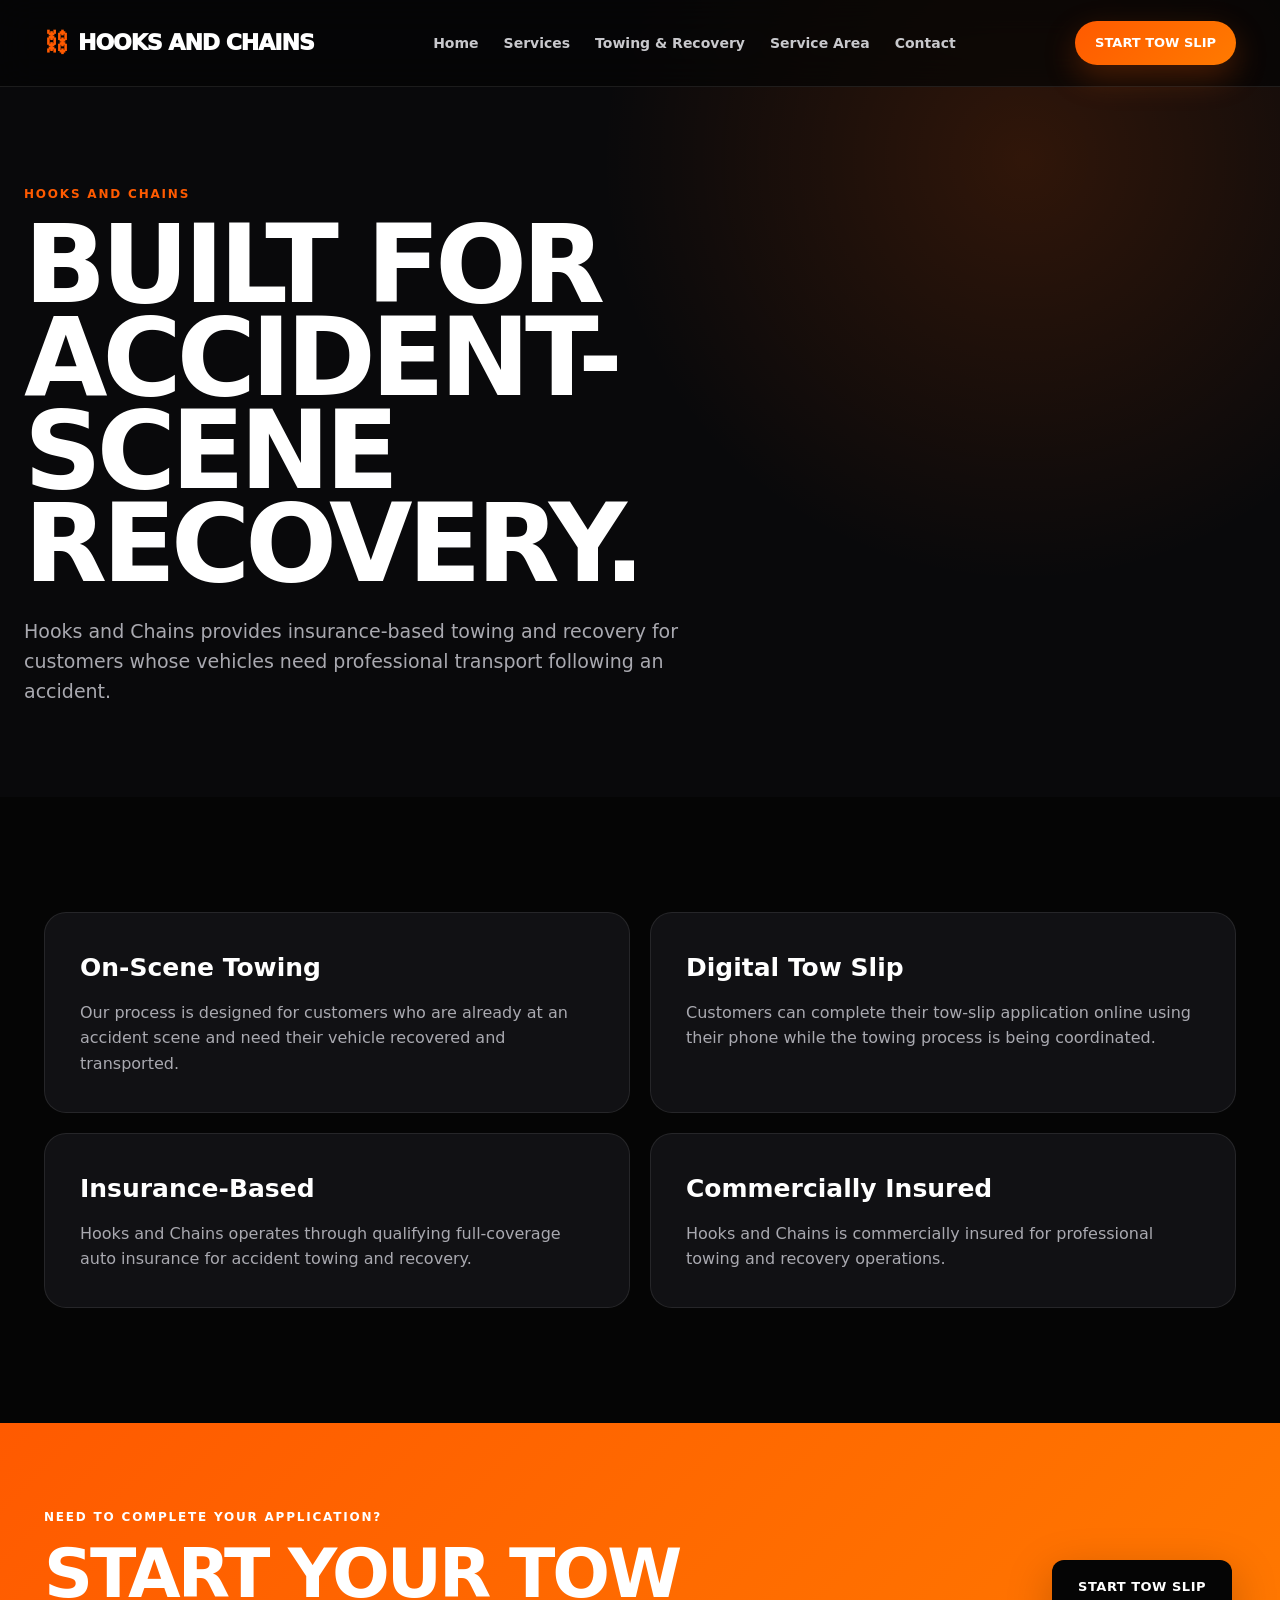
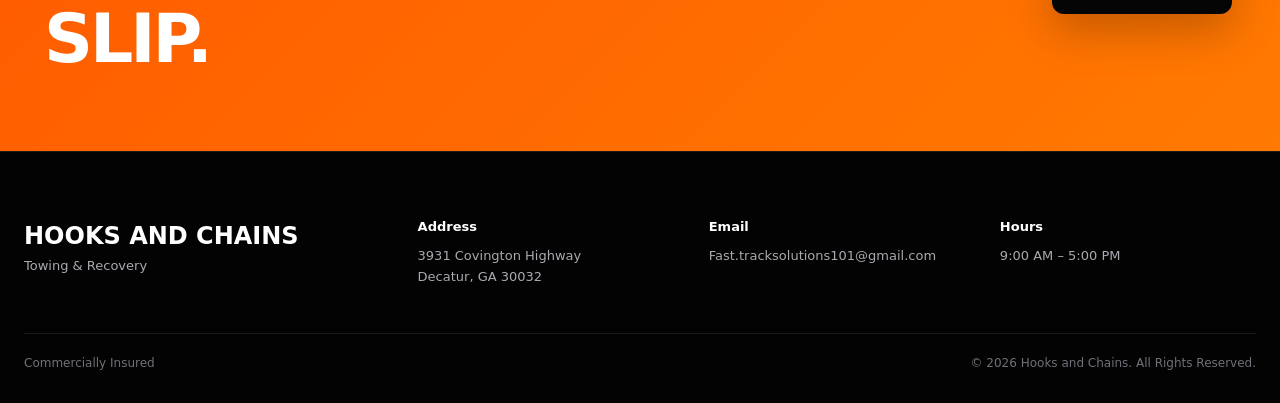
<file: about.html>
<!DOCTYPE html>
<html lang="en">
<head>
    <meta charset="UTF-8">
    <meta name="viewport" content="width=device-width, initial-scale=1.0">

    <title>About | Hooks and Chains</title>

    <link rel="stylesheet" href="style.css">
</head>

<body>

    <header>

        <nav class="navbar">

            <a href="index.html" class="logo">
                <span class="logo-hook">⛓</span>
                Hooks and Chains
            </a>

            <ul class="nav-links">

                <li>
                    <a href="index.html">Home</a>
                </li>

                <li>
                    <a href="services.html">Services</a>
                </li>

                <li>
                    <a href="towing.html">Towing & Recovery</a>
                </li>

                <li>
                    <a href="service-area.html">Service Area</a>
                </li>

                <li>
                    <a href="contact.html">Contact</a>
                </li>

            </ul>

            <a href="index.html#tow-slip" class="nav-cta">
                Start Tow Slip
            </a>

        </nav>

    </header>


    <main>

        <section class="page-hero">

            <div class="page-hero-inner">

                <span class="eyebrow">
                    Hooks and Chains
                </span>

                <h1>
                    Built for accident-scene recovery.
                </h1>

                <p>
                    Hooks and Chains provides insurance-based
                    towing and recovery for customers whose
                    vehicles need professional transport following
                    an accident.
                </p>

            </div>

        </section>


        <section class="section">

            <div class="content-grid">

                <article class="content-card">

                    <h3>
                        On-Scene Towing
                    </h3>

                    <p>
                        Our process is designed for customers who
                        are already at an accident scene and need
                        their vehicle recovered and transported.
                    </p>

                </article>


                <article class="content-card">

                    <h3>
                        Digital Tow Slip
                    </h3>

                    <p>
                        Customers can complete their tow-slip
                        application online using their phone while
                        the towing process is being coordinated.
                    </p>

                </article>


                <article class="content-card">

                    <h3>
                        Insurance-Based
                    </h3>

                    <p>
                        Hooks and Chains operates through qualifying
                        full-coverage auto insurance for accident
                        towing and recovery.
                    </p>

                </article>


                <article class="content-card">

                    <h3>
                        Commercially Insured
                    </h3>

                    <p>
                        Hooks and Chains is commercially insured
                        for professional towing and recovery
                        operations.
                    </p>

                </article>

            </div>

        </section>


        <section class="final-cta">

            <div>

                <span class="eyebrow light">
                    Need to complete your application?
                </span>

                <h2>
                    Start your tow slip.
                </h2>

            </div>

            <a
                href="index.html#tow-slip"
                class="dark-button"
            >
                Start Tow Slip
            </a>

        </section>

    </main>


    <footer>

        <div class="footer-grid">

            <div>
                <h3>Hooks and Chains</h3>
                <p>Towing & Recovery</p>
            </div>

            <div>
                <strong>Address</strong>
                <p>
                    3931 Covington Highway<br>
                    Decatur, GA 30032
                </p>
            </div>

            <div>
                <strong>Email</strong>
                <p>
                    Fast.tracksolutions101@gmail.com
                </p>
            </div>

            <div>
                <strong>Hours</strong>
                <p>9:00 AM – 5:00 PM</p>
            </div>

        </div>

        <div class="footer-bottom">

            <span>Commercially Insured</span>

            <span id="copyright">
                © Hooks and Chains
            </span>

        </div>

    </footer>


    <script src="script.js"></script>

</body>
</html>
</file>
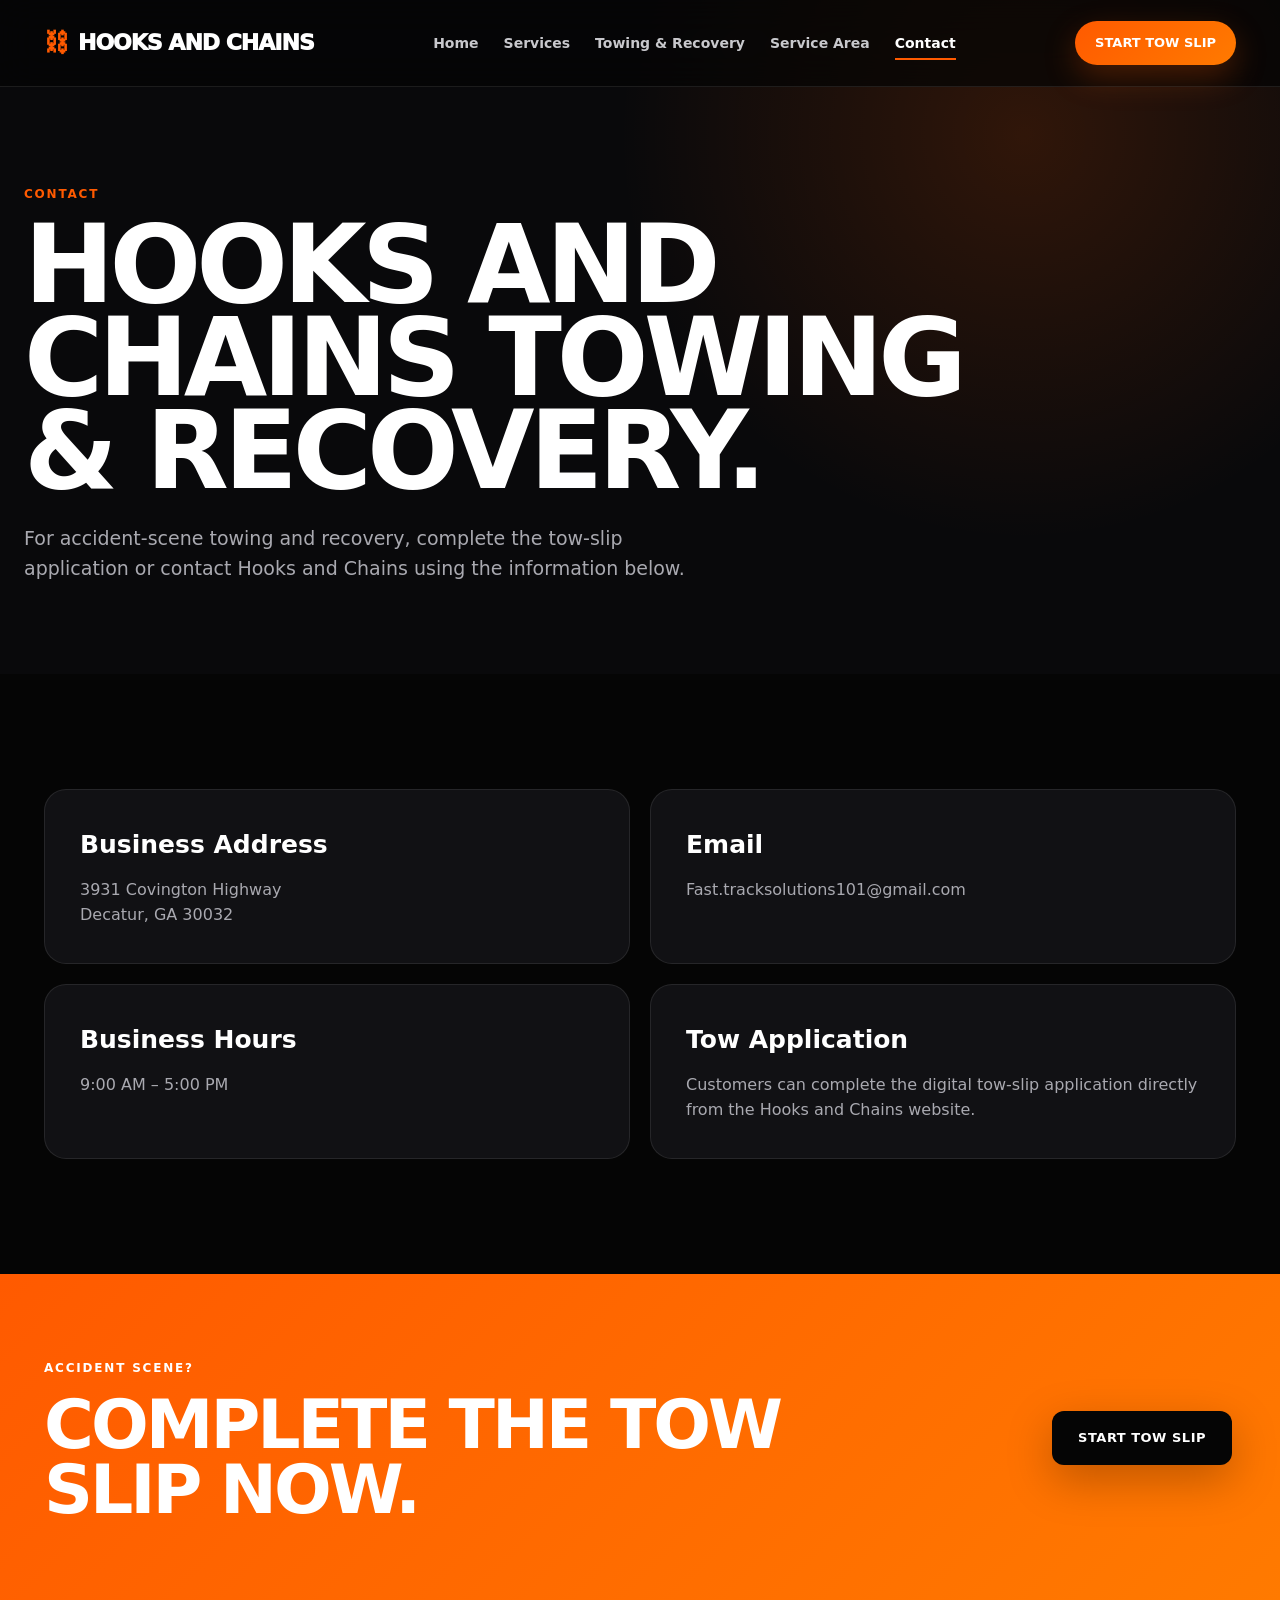
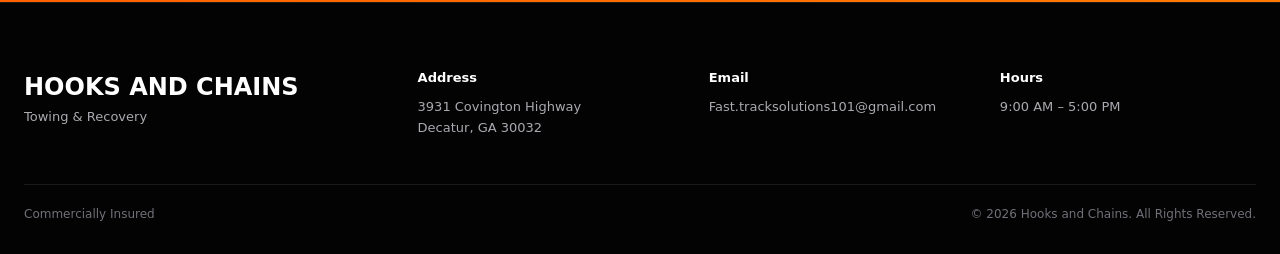
<file: contact.html>
<!DOCTYPE html>
<html lang="en">
<head>
    <meta charset="UTF-8">
    <meta name="viewport" content="width=device-width, initial-scale=1.0">

    <title>Contact | Hooks and Chains</title>

    <link rel="stylesheet" href="style.css">
</head>

<body>

<header>

    <nav class="navbar">

        <a href="index.html" class="logo">
            <span class="logo-hook">⛓</span>
            Hooks and Chains
        </a>

        <ul class="nav-links">

            <li><a href="index.html">Home</a></li>

            <li><a href="services.html">Services</a></li>

            <li><a href="towing.html">Towing & Recovery</a></li>

            <li><a href="service-area.html">Service Area</a></li>

            <li><a href="contact.html">Contact</a></li>

        </ul>

        <a
            href="index.html#tow-slip"
            class="nav-cta"
        >
            Start Tow Slip
        </a>

    </nav>

</header>


<main>

    <section class="page-hero">

        <div class="page-hero-inner">

            <span class="eyebrow">
                Contact
            </span>

            <h1>
                Hooks and Chains Towing & Recovery.
            </h1>

            <p>
                For accident-scene towing and recovery,
                complete the tow-slip application or contact
                Hooks and Chains using the information below.
            </p>

        </div>

    </section>


    <section class="section">

        <div class="content-grid">

            <article class="content-card">

                <h3>
                    Business Address
                </h3>

                <p>
                    3931 Covington Highway<br>
                    Decatur, GA 30032
                </p>

            </article>


            <article class="content-card">

                <h3>
                    Email
                </h3>

                <p>
                    Fast.tracksolutions101@gmail.com
                </p>

            </article>


            <article class="content-card">

                <h3>
                    Business Hours
                </h3>

                <p>
                    9:00 AM – 5:00 PM
                </p>

            </article>


            <article class="content-card">

                <h3>
                    Tow Application
                </h3>

                <p>
                    Customers can complete the digital
                    tow-slip application directly from the
                    Hooks and Chains website.
                </p>

            </article>

        </div>

    </section>


    <section class="final-cta">

        <div>

            <span class="eyebrow light">
                Accident scene?
            </span>

            <h2>
                Complete the tow slip now.
            </h2>

        </div>

        <a
            href="index.html#tow-slip"
            class="dark-button"
        >
            Start Tow Slip
        </a>

    </section>

</main>


<footer>

    <div class="footer-grid">

        <div>
            <h3>Hooks and Chains</h3>
            <p>Towing & Recovery</p>
        </div>

        <div>
            <strong>Address</strong>
            <p>
                3931 Covington Highway<br>
                Decatur, GA 30032
            </p>
        </div>

        <div>
            <strong>Email</strong>
            <p>
                Fast.tracksolutions101@gmail.com
            </p>
        </div>

        <div>
            <strong>Hours</strong>
            <p>
                9:00 AM – 5:00 PM
            </p>
        </div>

    </div>

    <div class="footer-bottom">

        <span>Commercially Insured</span>

        <span id="copyright">
            © Hooks and Chains
        </span>

    </div>

</footer>

<script src="script.js"></script>

</body>
</html>
</file>
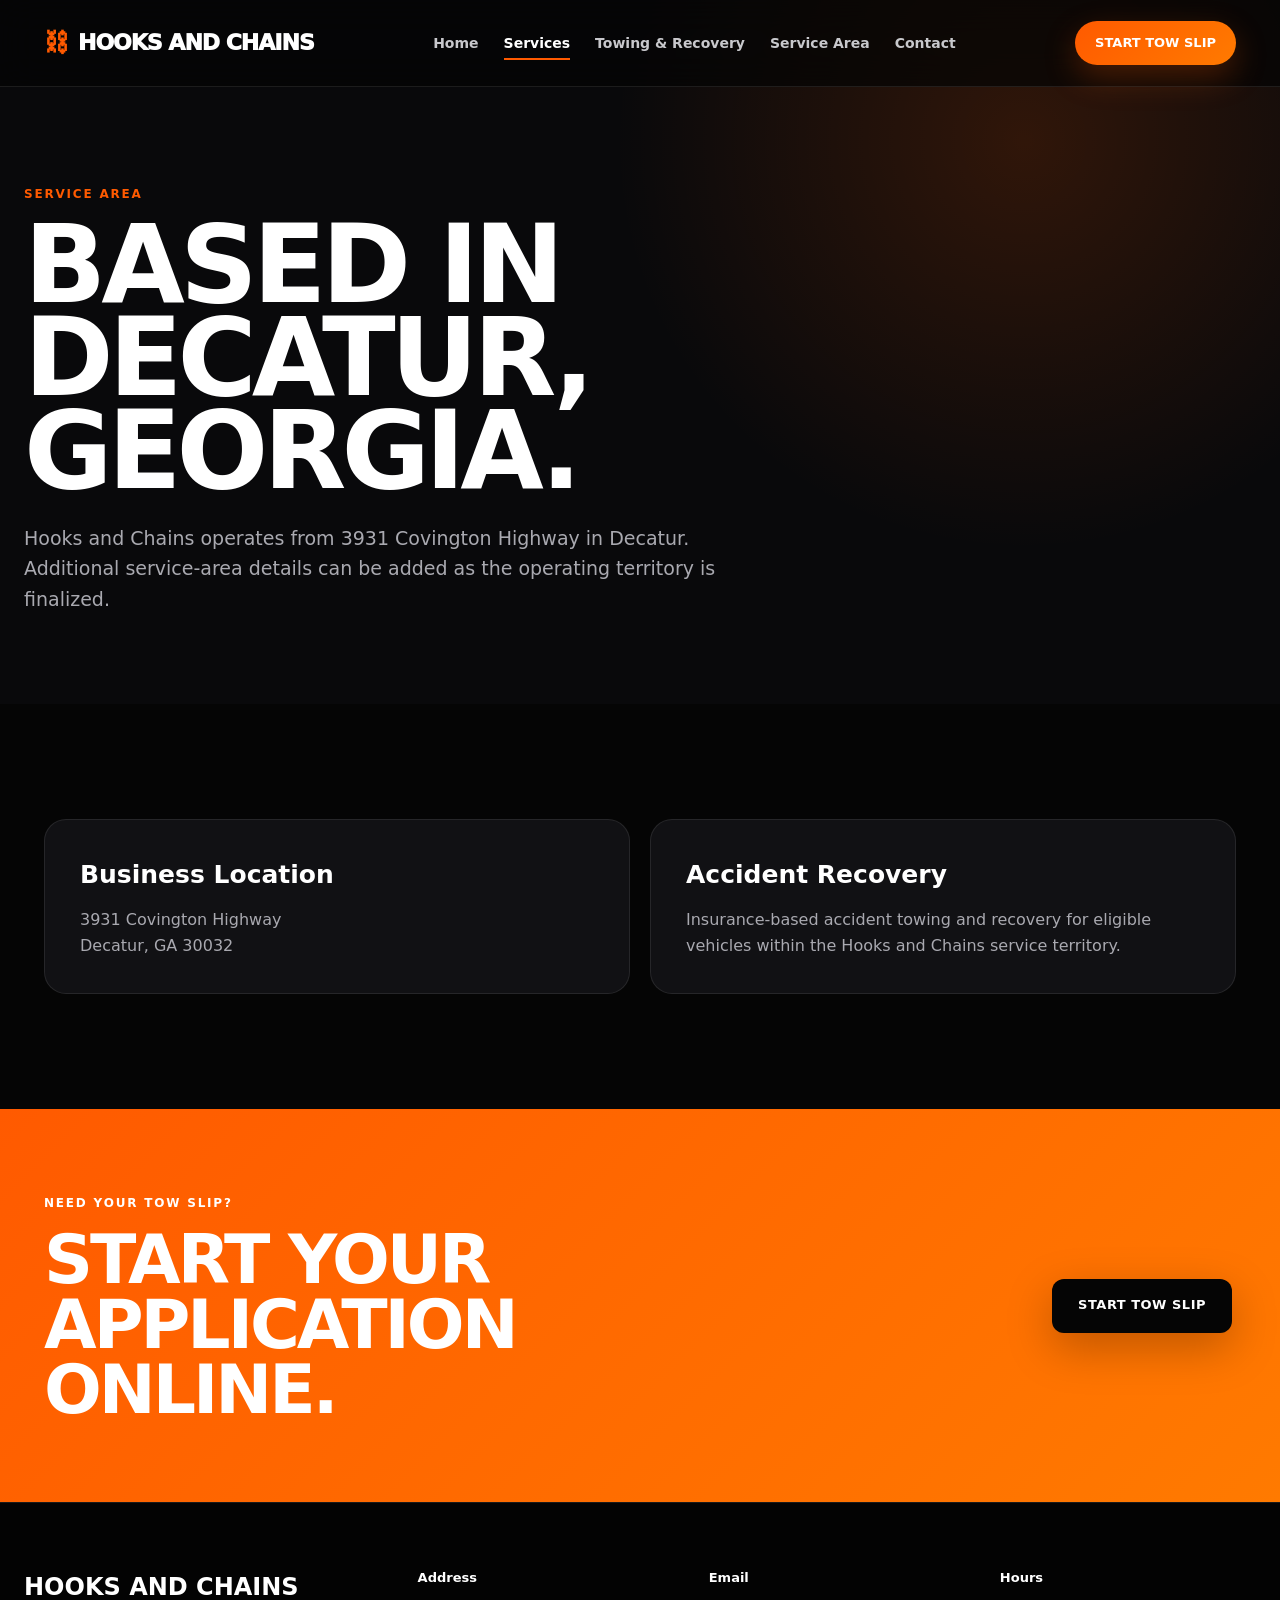
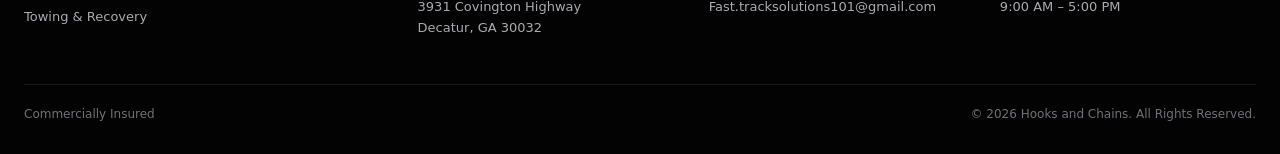
<file: services.html>
<!DOCTYPE html>
<html lang="en">
<head>
    <meta charset="UTF-8">
    <meta name="viewport" content="width=device-width, initial-scale=1.0">

    <title>Service Area | Hooks and Chains</title>

    <link rel="stylesheet" href="style.css">
</head>

<body>

<header>

    <nav class="navbar">

        <a href="index.html" class="logo">
            <span class="logo-hook">⛓</span>
            Hooks and Chains
        </a>

        <ul class="nav-links">

            <li><a href="index.html">Home</a></li>

            <li><a href="services.html">Services</a></li>

            <li><a href="towing.html">Towing & Recovery</a></li>

            <li><a href="service-area.html">Service Area</a></li>

            <li><a href="contact.html">Contact</a></li>

        </ul>

        <a
            href="index.html#tow-slip"
            class="nav-cta"
        >
            Start Tow Slip
        </a>

    </nav>

</header>


<main>

    <section class="page-hero">

        <div class="page-hero-inner">

            <span class="eyebrow">
                Service Area
            </span>

            <h1>
                Based in Decatur, Georgia.
            </h1>

            <p>
                Hooks and Chains operates from
                3931 Covington Highway in Decatur.
                Additional service-area details can be
                added as the operating territory is finalized.
            </p>

        </div>

    </section>


    <section class="section">

        <div class="content-grid">

            <article class="content-card">

                <h3>
                    Business Location
                </h3>

                <p>
                    3931 Covington Highway<br>
                    Decatur, GA 30032
                </p>

            </article>


            <article class="content-card">

                <h3>
                    Accident Recovery
                </h3>

                <p>
                    Insurance-based accident towing and recovery
                    for eligible vehicles within the Hooks and Chains
                    service territory.
                </p>

            </article>

        </div>

    </section>


    <section class="final-cta">

        <div>

            <span class="eyebrow light">
                Need your tow slip?
            </span>

            <h2>
                Start your application online.
            </h2>

        </div>

        <a
            href="index.html#tow-slip"
            class="dark-button"
        >
            Start Tow Slip
        </a>

    </section>

</main>


<footer>

    <div class="footer-grid">

        <div>
            <h3>Hooks and Chains</h3>
            <p>Towing & Recovery</p>
        </div>

        <div>
            <strong>Address</strong>
            <p>
                3931 Covington Highway<br>
                Decatur, GA 30032
            </p>
        </div>

        <div>
            <strong>Email</strong>
            <p>
                Fast.tracksolutions101@gmail.com
            </p>
        </div>

        <div>
            <strong>Hours</strong>
            <p>9:00 AM – 5:00 PM</p>
        </div>

    </div>

    <div class="footer-bottom">

        <span>Commercially Insured</span>

        <span id="copyright">
            © Hooks and Chains
        </span>

    </div>

</footer>

<script src="script.js"></script>

</body>
</html>
</file>
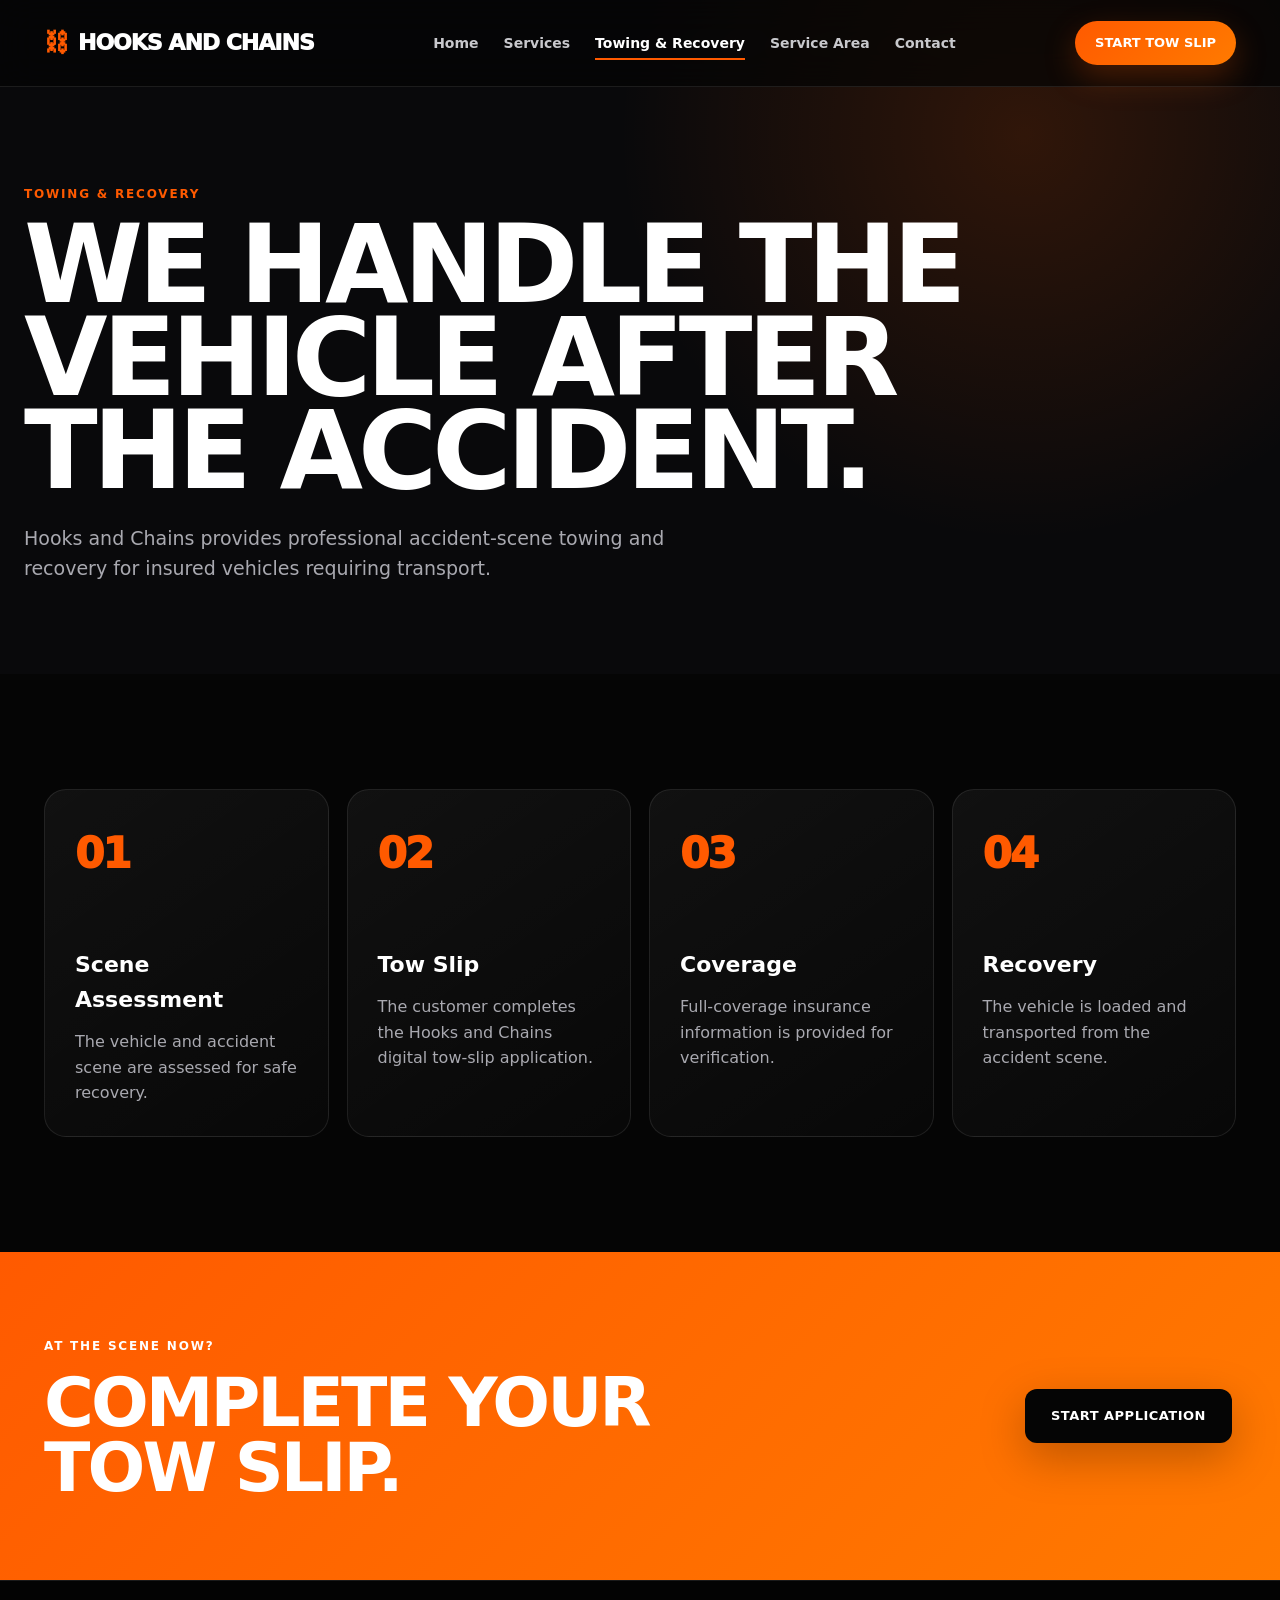
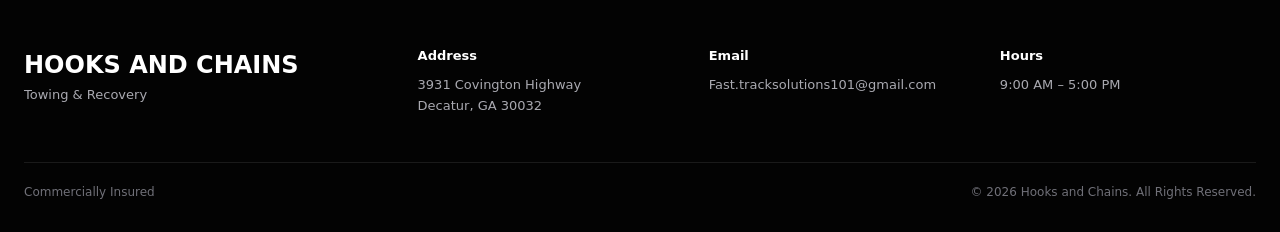
<file: towing.html>
<!DOCTYPE html>
<html lang="en">
<head>
    <meta charset="UTF-8">
    <meta name="viewport" content="width=device-width, initial-scale=1.0">

    <title>Towing & Recovery | Hooks and Chains</title>

    <link rel="stylesheet" href="style.css">
</head>

<body>

<header>

    <nav class="navbar">

        <a href="index.html" class="logo">
            <span class="logo-hook">⛓</span>
            Hooks and Chains
        </a>

        <ul class="nav-links">

            <li><a href="index.html">Home</a></li>

            <li><a href="services.html">Services</a></li>

            <li><a href="towing.html">Towing & Recovery</a></li>

            <li><a href="service-area.html">Service Area</a></li>

            <li><a href="contact.html">Contact</a></li>

        </ul>

        <a
            href="index.html#tow-slip"
            class="nav-cta"
        >
            Start Tow Slip
        </a>

    </nav>

</header>


<main>

    <section class="page-hero">

        <div class="page-hero-inner">

            <span class="eyebrow">
                Towing & Recovery
            </span>

            <h1>
                We handle the vehicle after the accident.
            </h1>

            <p>
                Hooks and Chains provides professional
                accident-scene towing and recovery for
                insured vehicles requiring transport.
            </p>

        </div>

    </section>


    <section class="section">

        <div class="process-grid">

            <article class="process-card">

                <span class="process-number">
                    01
                </span>

                <h3>
                    Scene Assessment
                </h3>

                <p>
                    The vehicle and accident scene are assessed
                    for safe recovery.
                </p>

            </article>


            <article class="process-card">

                <span class="process-number">
                    02
                </span>

                <h3>
                    Tow Slip
                </h3>

                <p>
                    The customer completes the Hooks and Chains
                    digital tow-slip application.
                </p>

            </article>


            <article class="process-card">

                <span class="process-number">
                    03
                </span>

                <h3>
                    Coverage
                </h3>

                <p>
                    Full-coverage insurance information is
                    provided for verification.
                </p>

            </article>


            <article class="process-card">

                <span class="process-number">
                    04
                </span>

                <h3>
                    Recovery
                </h3>

                <p>
                    The vehicle is loaded and transported from
                    the accident scene.
                </p>

            </article>

        </div>

    </section>


    <section class="final-cta">

        <div>

            <span class="eyebrow light">
                At the scene now?
            </span>

            <h2>
                Complete your tow slip.
            </h2>

        </div>

        <a
            href="index.html#tow-slip"
            class="dark-button"
        >
            Start Application
        </a>

    </section>

</main>


<footer>

    <div class="footer-grid">

        <div>
            <h3>Hooks and Chains</h3>
            <p>Towing & Recovery</p>
        </div>

        <div>
            <strong>Address</strong>
            <p>
                3931 Covington Highway<br>
                Decatur, GA 30032
            </p>
        </div>

        <div>
            <strong>Email</strong>
            <p>
                Fast.tracksolutions101@gmail.com
            </p>
        </div>

        <div>
            <strong>Hours</strong>
            <p>9:00 AM – 5:00 PM</p>
        </div>

    </div>

    <div class="footer-bottom">

        <span>Commercially Insured</span>

        <span id="copyright">
            © Hooks and Chains
        </span>

    </div>

</footer>

<script src="script.js"></script>

</body>
</html>
</file>
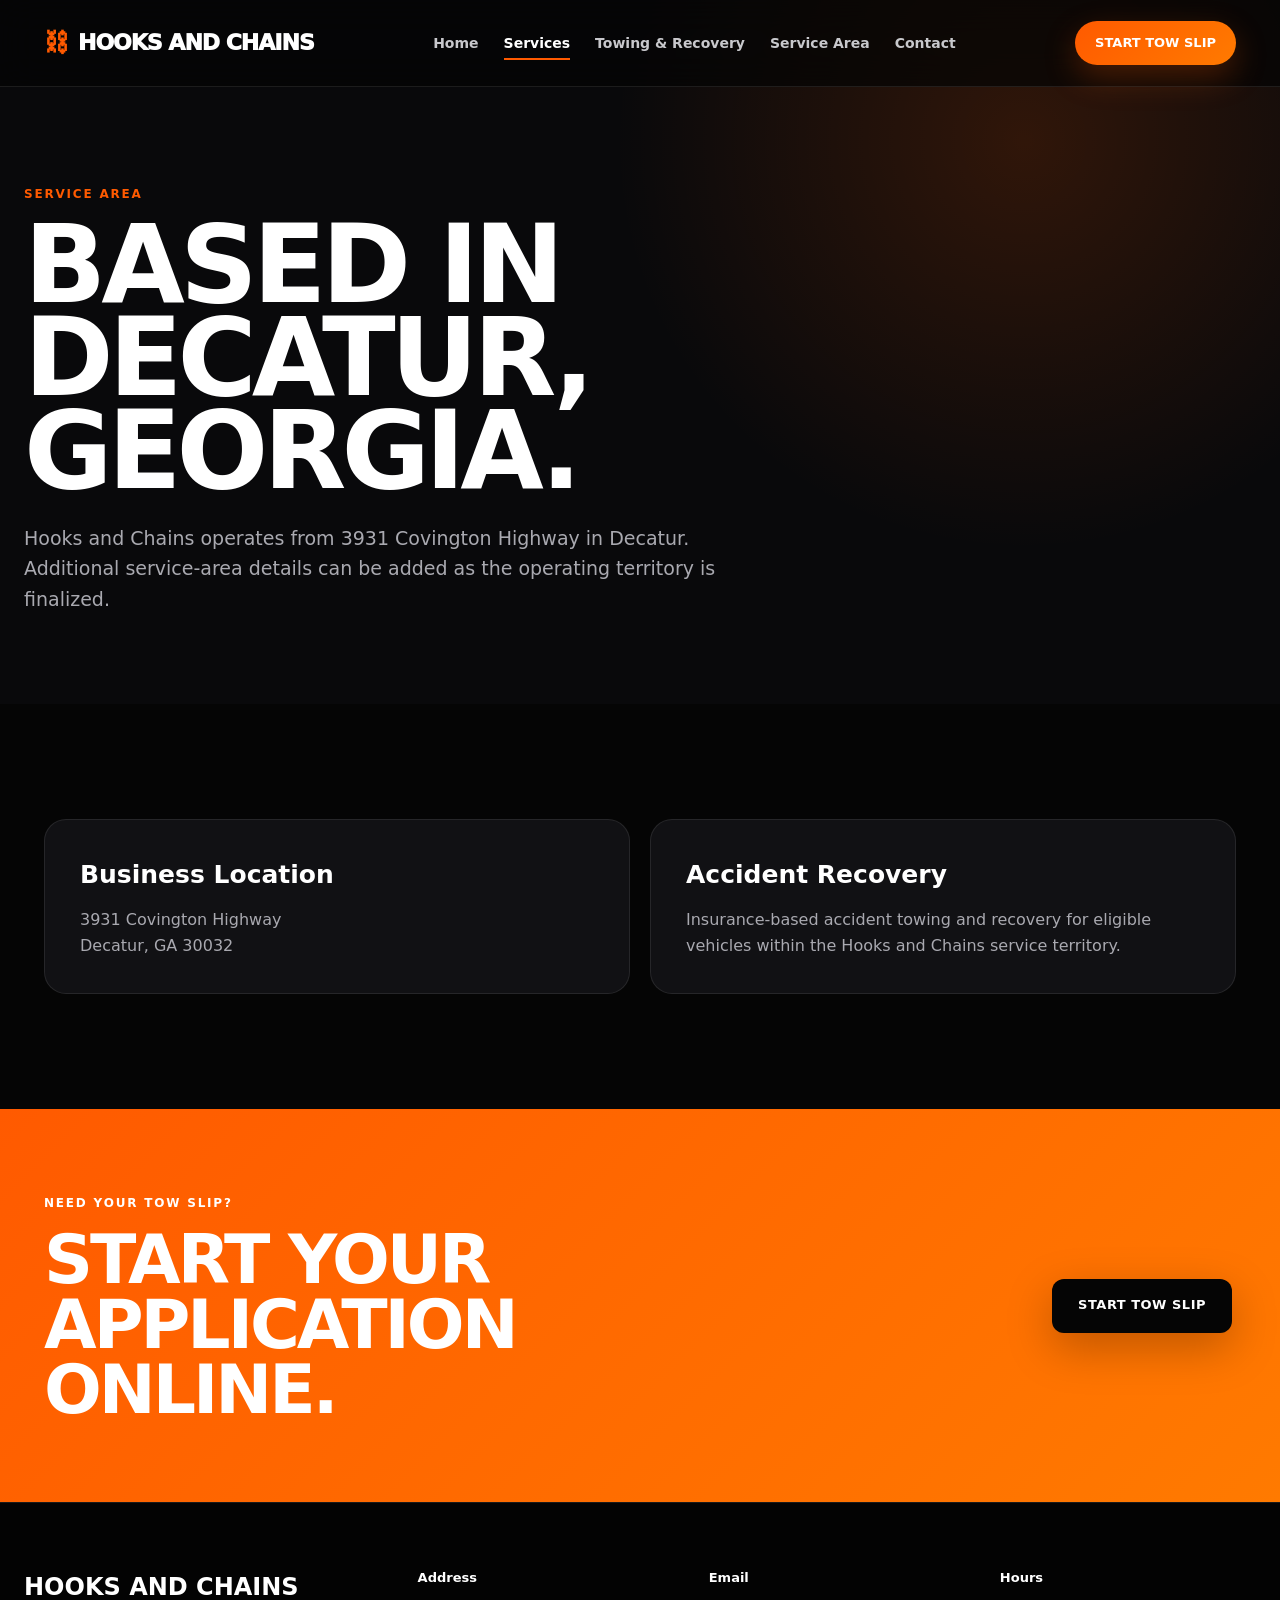
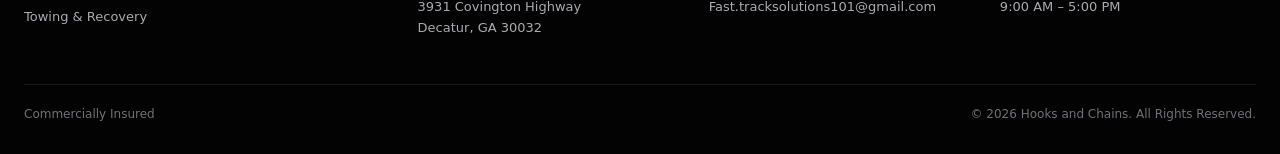
<file: trucking.html>
<!DOCTYPE html>
<html lang="en">
<head>
    <meta charset="UTF-8">

    <meta
        http-equiv="refresh"
        content="0; url=services.html"
    >

    <title>Hooks and Chains</title>

    <script>
        window.location.replace("services.html");
    </script>
</head>

<body>

    <p>
        Redirecting to
        <a href="services.html">
            Hooks and Chains Services
        </a>.
    </p>

</body>
</html>
</file>
<file: style.css>
:root {
    --black: #050505;
    --black-2: #0b0b0d;
    --panel: #111114;
    --panel-2: #17171b;

    --white: #ffffff;
    --off-white: #f4f4f5;

    --gray: #a9a9b0;
    --gray-dark: #707078;

    --orange: #ff5a00;
    --orange-2: #ff7a00;
    --orange-soft: rgba(255, 90, 0, 0.12);

    --line: rgba(255,255,255,0.09);

    --radius: 22px;
    --max-width: 1240px;
}


/* RESET */

* {
    margin: 0;
    padding: 0;
    box-sizing: border-box;
}

html {
    scroll-behavior: smooth;
}

body {
    font-family:
        Inter,
        ui-sans-serif,
        system-ui,
        -apple-system,
        BlinkMacSystemFont,
        "Segoe UI",
        sans-serif;

    background: var(--black);
    color: var(--white);

    line-height: 1.6;
    overflow-x: hidden;
}

body.menu-open,
body.modal-open {
    overflow: hidden;
}

a {
    color: inherit;
    text-decoration: none;
}

img,
video {
    display: block;
    max-width: 100%;
}

button,
input,
textarea,
select {
    font: inherit;
}

button {
    cursor: pointer;
}

::selection {
    background: var(--orange);
    color: var(--white);
}


/* GLOBAL */

.section {
    max-width: var(--max-width);
    margin: auto;
    padding: 115px 24px;
}

.eyebrow {
    display: inline-block;

    margin-bottom: 15px;

    color: var(--orange);

    font-size: 12px;
    font-weight: 900;

    text-transform: uppercase;
    letter-spacing: 1.8px;
}

.eyebrow.light {
    color: white;
}

.section-heading {
    max-width: 760px;
    margin-bottom: 55px;
}

.section-heading h2,
.tow-slip-heading h2 {
    font-size: clamp(42px, 6vw, 72px);

    line-height: 0.97;

    letter-spacing: -3px;

    text-transform: uppercase;
}

.section-heading p,
.tow-slip-heading p {
    margin-top: 20px;

    max-width: 680px;

    color: var(--gray);

    font-size: 18px;
}


/* HEADER */

header {
    position: fixed;

    top: 0;
    left: 0;

    width: 100%;

    z-index: 900;

    background: rgba(5,5,5,0.72);

    backdrop-filter: blur(18px);
    -webkit-backdrop-filter: blur(18px);

    border-bottom: 1px solid var(--line);

    transition:
        background 0.3s ease,
        box-shadow 0.3s ease;
}

header.scrolled {
    background: rgba(5,5,5,0.96);

    box-shadow:
        0 18px 45px rgba(0,0,0,0.35);
}

.navbar {
    position: relative;

    max-width: var(--max-width);

    min-height: 86px;

    margin: auto;
    padding: 0 24px;

    display: flex;

    align-items: center;
    justify-content: space-between;

    gap: 25px;
}

.logo {
    display: flex;

    align-items: center;

    gap: 10px;

    font-size: 22px;
    font-weight: 950;

    letter-spacing: -1px;

    text-transform: uppercase;

    white-space: nowrap;
}

.logo-hook {
    color: var(--orange);

    font-size: 25px;
}

.nav-links {
    display: flex;

    align-items: center;

    gap: 25px;

    list-style: none;
}

.nav-links a {
    position: relative;

    color: #c8c8cc;

    font-size: 14px;
    font-weight: 750;

    transition: color 0.2s ease;
}

.nav-links a:hover,
.nav-links a.active-page {
    color: white;
}

.nav-links a::after {
    content: "";

    position: absolute;

    left: 0;
    bottom: -9px;

    width: 0;
    height: 2px;

    background: var(--orange);

    transition: width 0.25s ease;
}

.nav-links a:hover::after,
.nav-links a.active-page::after {
    width: 100%;
}

.nav-cta {
    padding: 12px 20px;

    border-radius: 999px;

    background:
        linear-gradient(
            135deg,
            var(--orange),
            var(--orange-2)
        );

    font-size: 13px;
    font-weight: 900;

    text-transform: uppercase;

    box-shadow:
        0 12px 32px rgba(255,90,0,0.25);
}


/* MOBILE BUTTON */

.menu-toggle {
    display: none;

    width: 44px;
    height: 44px;

    border: 1px solid var(--line);

    border-radius: 12px;

    background:
        rgba(255,255,255,0.04);

    align-items: center;
    justify-content: center;

    flex-direction: column;

    gap: 5px;
}

.menu-toggle span {
    width: 20px;
    height: 2px;

    background: white;

    border-radius: 20px;

    transition: 0.3s ease;
}

.menu-toggle.active span:nth-child(1) {
    transform:
        translateY(7px)
        rotate(45deg);
}

.menu-toggle.active span:nth-child(2) {
    opacity: 0;
}

.menu-toggle.active span:nth-child(3) {
    transform:
        translateY(-7px)
        rotate(-45deg);
}


/* HERO */

.hero {
    position: relative;

    min-height: 100vh;

    padding:
        160px 24px
        100px;

    display: flex;

    align-items: center;

    overflow: hidden;

    background:
        linear-gradient(
            90deg,
            rgba(0,0,0,0.93) 0%,
            rgba(0,0,0,0.77) 48%,
            rgba(0,0,0,0.40) 100%
        ),
        url("images/accident-recovery-hero.jpg")
        center / cover no-repeat;
}

.hero-overlay {
    position: absolute;
    inset: 0;

    background:
        radial-gradient(
            circle at 70% 30%,
            rgba(255,90,0,0.18),
            transparent 38%
        );
}

.hero-content {
    position: relative;

    z-index: 2;

    width: 100%;
    max-width: var(--max-width);

    margin: auto;
}

.hero-badge {
    display: inline-flex;

    padding: 9px 14px;

    margin-bottom: 25px;

    border: 1px solid
        rgba(255,90,0,0.32);

    border-radius: 999px;

    background:
        rgba(255,90,0,0.09);

    color: #ff8a45;

    font-size: 11px;
    font-weight: 900;

    text-transform: uppercase;

    letter-spacing: 1.5px;
}

.hero h1 {
    max-width: 980px;

    font-size:
        clamp(58px, 9vw, 120px);

    line-height: 0.84;

    letter-spacing: -6px;

    text-transform: uppercase;
}

.hero h1 span {
    display: block;

    color: var(--orange);
}

.hero-lead {
    max-width: 720px;

    margin-top: 30px;

    color: #d1d1d5;

    font-size:
        clamp(18px,2vw,22px);
}

.hero-buttons {
    margin-top: 38px;

    display: flex;
    flex-wrap: wrap;

    align-items: center;

    gap: 14px;
}

.primary-button,
.secondary-button,
.dark-button,
.submit-button {
    display: inline-flex;

    align-items: center;
    justify-content: center;

    min-height: 54px;

    padding: 15px 26px;

    border-radius: 12px;

    font-size: 13px;
    font-weight: 900;

    text-transform: uppercase;

    letter-spacing: 0.5px;

    transition:
        transform 0.25s ease,
        box-shadow 0.25s ease,
        background 0.25s ease;
}

.primary-button,
.submit-button {
    border: 0;

    background:
        linear-gradient(
            135deg,
            var(--orange),
            var(--orange-2)
        );

    color: white;

    box-shadow:
        0 15px 40px
        rgba(255,90,0,0.25);
}

.primary-button:hover,
.submit-button:hover {
    transform: translateY(-3px);

    box-shadow:
        0 22px 52px
        rgba(255,90,0,0.4);
}

.secondary-button {
    border:
        1px solid rgba(255,255,255,0.18);

    background:
        rgba(255,255,255,0.05);

    color: white;
}

.secondary-button:hover {
    transform: translateY(-3px);

    background:
        rgba(255,255,255,0.1);
}

.text-button {
    padding: 12px 8px;

    color: white;

    font-weight: 800;
}

.hero-points {
    margin-top: 50px;

    display: flex;
    flex-wrap: wrap;

    gap: 12px;
}

.hero-points span {
    padding: 8px 12px;

    border:
        1px solid rgba(255,255,255,0.10);

    border-radius: 999px;

    background:
        rgba(0,0,0,0.38);

    color: #c5c5ca;

    font-size: 12px;
}


/* PROCESS */

.process-grid {
    display: grid;

    grid-template-columns:
        repeat(4, 1fr);

    gap: 18px;
}

.process-card {
    position: relative;

    min-height: 290px;

    padding: 30px;

    border: 1px solid var(--line);

    border-radius: var(--radius);

    background:
        linear-gradient(
            145deg,
            rgba(255,255,255,0.05),
            rgba(255,255,255,0.015)
        );

    overflow: hidden;

    transition:
        transform 0.3s ease,
        border-color 0.3s ease;
}

.process-card:hover {
    transform: translateY(-8px);

    border-color:
        rgba(255,90,0,0.38);
}

.process-number {
    display: block;

    margin-bottom: 60px;

    color: var(--orange);

    font-size: 42px;
    font-weight: 950;

    letter-spacing: -2px;
}

.process-card h3 {
    margin-bottom: 12px;

    font-size: 22px;
}

.process-card p {
    color: var(--gray);
}


/* COVERAGE */

.coverage-section {
    padding: 90px 24px;

    background:
        linear-gradient(
            135deg,
            #ff4d00,
            #ff7800
        );
}

.coverage-inner {
    max-width: var(--max-width);

    margin: auto;

    display: flex;

    align-items: center;
    justify-content: space-between;

    gap: 40px;
}

.coverage-inner h2 {
    max-width: 850px;

    font-size:
        clamp(48px,7vw,82px);

    line-height: 0.92;

    letter-spacing: -4px;

    text-transform: uppercase;
}

.coverage-inner h2 span {
    display: block;
}

.coverage-inner p {
    max-width: 700px;

    margin-top: 20px;

    font-size: 18px;
}

.dark-button {
    flex-shrink: 0;

    background: #050505;

    color: white;

    box-shadow:
        0 15px 45px
        rgba(0,0,0,0.25);
}

.dark-button:hover {
    transform: translateY(-3px);

    background: #181818;
}


/* SERVICES */

.service-grid {
    display: grid;

    grid-template-columns:
        repeat(3,1fr);

    gap: 20px;
}

.service-card {
    min-height: 280px;

    padding: 35px;

    border: 1px solid var(--line);

    border-radius: var(--radius);

    background: var(--panel);

    transition:
        transform 0.3s ease,
        border-color 0.3s ease;
}

.service-card:hover {
    transform: translateY(-8px);

    border-color:
        rgba(255,90,0,0.38);
}

.service-icon {
    width: 52px;
    height: 52px;

    margin-bottom: 60px;

    display: grid;

    place-items: center;

    border-radius: 14px;

    background:
        linear-gradient(
            135deg,
            var(--orange),
            var(--orange-2)
        );

    font-weight: 950;
}

.service-card h3 {
    margin-bottom: 12px;

    font-size: 24px;
}

.service-card p {
    color: var(--gray);
}

.vehicle-strip {
    margin-top: 25px;

    padding: 22px;

    display: flex;
    flex-wrap: wrap;

    justify-content: center;

    gap: 12px;

    border: 1px solid var(--line);

    border-radius: var(--radius);

    background: #0a0a0c;
}

.vehicle-strip span {
    padding: 9px 15px;

    border-radius: 999px;

    background:
        rgba(255,255,255,0.05);

    color: #cacacf;

    font-size: 13px;
}


/* TOW SLIP */

.tow-slip-section {
    padding: 115px 24px;

    background:
        linear-gradient(
            180deg,
            #0d0d10,
            #050505
        );
}

.tow-slip-heading {
    max-width: var(--max-width);

    margin:
        0 auto 50px;
}

.tow-form {
    max-width: 950px;

    margin: auto;

    padding: 34px;

    border: 1px solid var(--line);

    border-radius: 28px;

    background:
        rgba(255,255,255,0.035);

    box-shadow:
        0 40px 100px
        rgba(0,0,0,0.35);
}

fieldset {
    margin-bottom: 32px;

    padding: 0;

    border: 0;
}

legend {
    width: 100%;

    margin-bottom: 18px;

    padding-bottom: 12px;

    border-bottom: 1px solid var(--line);

    color: white;

    font-size: 18px;
    font-weight: 900;
}

.form-grid {
    display: grid;

    grid-template-columns:
        repeat(2,1fr);

    gap: 18px;
}

label {
    display: flex;

    flex-direction: column;

    gap: 8px;

    color: #d3d3d7;

    font-size: 13px;
    font-weight: 750;
}

.full-width {
    grid-column: 1 / -1;
}

input,
textarea,
select {
    width: 100%;

    padding: 14px 15px;

    border:
        1px solid rgba(255,255,255,0.11);

    border-radius: 11px;

    outline: none;

    background: #0a0a0c;

    color: white;

    transition:
        border-color 0.2s ease,
        box-shadow 0.2s ease;
}

input:focus,
textarea:focus,
select:focus {
    border-color: var(--orange);

    box-shadow:
        0 0 0 3px
        rgba(255,90,0,0.10);
}

textarea {
    resize: vertical;
}

.insurance-banner {
    margin-bottom: 20px;

    padding: 18px;

    display: flex;

    flex-direction: column;

    gap: 4px;

    border:
        1px solid rgba(255,90,0,0.30);

    border-radius: 14px;

    background:
        rgba(255,90,0,0.08);
}

.insurance-banner strong {
    color: var(--orange);
}

.insurance-banner span {
    color: #d1d1d4;

    font-size: 13px;
}

.check-row {
    margin-top: 18px;

    padding: 16px;

    display: flex;

    flex-direction: row;

    align-items: flex-start;

    gap: 12px;

    border:
        1px solid var(--line);

    border-radius: 12px;

    background:
        rgba(255,255,255,0.025);
}

.check-row input {
    width: 18px;
    height: 18px;

    margin-top: 2px;

    accent-color: var(--orange);
}

.submit-button {
    width: 100%;

    min-height: 60px;

    font-size: 14px;
}

.form-security-note {
    margin-top: 15px;

    color: var(--gray-dark);

    text-align: center;

    font-size: 12px;
}

.form-message {
    margin-top: 20px;

    display: none;

    padding: 15px;

    border-radius: 12px;

    text-align: center;

    font-weight: 750;
}

.form-message.show {
    display: block;
}

.form-message.success {
    border:
        1px solid rgba(72,255,126,0.25);

    background:
        rgba(72,255,126,0.08);

    color: #92ffb3;
}


/* TRUST */

.trust-section {
    max-width: var(--max-width);

    margin: auto;

    padding: 80px 24px;
}

.trust-card {
    padding: 40px;

    display: flex;

    align-items: center;

    gap: 28px;

    border: 1px solid var(--line);

    border-radius: var(--radius);

    background:
        linear-gradient(
            135deg,
            rgba(255,255,255,0.04),
            rgba(255,255,255,0.015)
        );
}

.trust-mark {
    flex-shrink: 0;

    width: 70px;
    height: 70px;

    display: grid;

    place-items: center;

    border-radius: 20px;

    background:
        linear-gradient(
            135deg,
            var(--orange),
            var(--orange-2)
        );

    font-size: 30px;
    font-weight: 900;
}

.trust-card h2 {
    font-size:
        clamp(32px,5vw,55px);

    line-height: 1;

    text-transform: uppercase;
}

.trust-card p {
    margin-top: 10px;

    color: var(--gray);
}


/* FINAL CTA */

.final-cta {
    padding: 80px 24px;

    display: flex;

    align-items: center;
    justify-content: space-between;

    gap: 30px;

    background:
        linear-gradient(
            135deg,
            var(--orange),
            var(--orange-2)
        );
}

.final-cta > div {
    max-width: 760px;

    margin-left:
        max(
            0px,
            calc(
                (100vw - var(--max-width))
                / 2
            )
        );
}

.final-cta h2 {
    font-size:
        clamp(40px,6vw,68px);

    line-height: 0.95;

    letter-spacing: -3px;

    text-transform: uppercase;
}

.final-cta .dark-button {
    margin-right:
        max(
            24px,
            calc(
                (100vw - var(--max-width))
                / 2
            )
        );
}


/* FOOTER */

footer {
    padding: 65px 24px 30px;

    border-top:
        1px solid var(--line);

    background: #030303;
}

.footer-grid {
    max-width: var(--max-width);

    margin: auto;

    display: grid;

    grid-template-columns:
        1.4fr repeat(3,1fr);

    gap: 35px;
}

.footer-grid h3 {
    font-size: 24px;

    text-transform: uppercase;
}

.footer-grid strong {
    display: block;

    margin-bottom: 8px;

    font-size: 13px;
}

.footer-grid p {
    color: var(--gray);

    font-size: 13px;
}

.footer-bottom {
    max-width: var(--max-width);

    margin:
        45px auto 0;

    padding-top: 20px;

    display: flex;

    justify-content: space-between;

    gap: 20px;

    border-top:
        1px solid var(--line);

    color: var(--gray-dark);

    font-size: 12px;
}


/* VIDEO MODAL */

.video-modal {
    position: fixed;

    inset: 0;

    z-index: 2000;

    padding: 25px;

    display: none;

    place-items: center;

    background:
        rgba(0,0,0,0.90);

    backdrop-filter: blur(18px);
}

.video-modal.open {
    display: grid;
}

.video-modal-card {
    position: relative;

    width: min(100%, 1050px);

    max-height: 94vh;

    overflow-y: auto;

    padding: 28px;

    border:
        1px solid rgba(255,255,255,0.10);

    border-radius: 25px;

    background: #09090b;

    box-shadow:
        0 50px 150px
        rgba(0,0,0,0.75);
}

.video-close {
    position: absolute;

    top: 16px;
    right: 16px;

    z-index: 5;

    width: 42px;
    height: 42px;

    border:
        1px solid rgba(255,255,255,0.13);

    border-radius: 50%;

    background:
        rgba(0,0,0,0.72);

    color: white;

    font-size: 25px;
}

.video-copy {
    max-width: 750px;

    padding-right: 50px;

    margin-bottom: 20px;
}

.video-copy h2 {
    font-size:
        clamp(35px,5vw,58px);

    line-height: 0.95;

    letter-spacing: -2px;

    text-transform: uppercase;
}

.video-copy p {
    margin-top: 13px;

    color: var(--gray);
}

.video-frame {
    overflow: hidden;

    border-radius: 17px;

    background: black;
}

.video-frame video {
    width: 100%;

    aspect-ratio: 16 / 9;

    object-fit: cover;
}

.video-actions {
    margin-top: 18px;

    display: flex;

    flex-wrap: wrap;

    gap: 12px;
}


/* INNER PAGES */

.page-hero {
    padding:
        180px 24px
        90px;

    background:
        radial-gradient(
            circle at 80% 20%,
            rgba(255,90,0,0.16),
            transparent 35%
        ),
        #09090b;
}

.page-hero-inner {
    max-width: var(--max-width);

    margin: auto;
}

.page-hero h1 {
    max-width: 950px;

    font-size:
        clamp(58px,9vw,108px);

    line-height: 0.86;

    letter-spacing: -5px;

    text-transform: uppercase;
}

.page-hero p {
    max-width: 700px;

    margin-top: 25px;

    color: var(--gray);

    font-size: 19px;
}

.content-grid {
    display: grid;

    grid-template-columns:
        repeat(2,1fr);

    gap: 20px;
}

.content-card {
    padding: 35px;

    border: 1px solid var(--line);

    border-radius: var(--radius);

    background: var(--panel);
}

.content-card h3 {
    margin-bottom: 12px;

    font-size: 25px;
}

.content-card p {
    color: var(--gray);
}


/* RESPONSIVE */

@media (max-width: 1000px) {

    .process-grid {
        grid-template-columns:
            repeat(2,1fr);
    }

    .service-grid {
        grid-template-columns: 1fr;
    }

    .coverage-inner,
    .final-cta {
        flex-direction: column;

        align-items: flex-start;
    }

    .final-cta > div,
    .final-cta .dark-button {
        margin-left: 0;
        margin-right: 0;
    }

    .footer-grid {
        grid-template-columns:
            repeat(2,1fr);
    }

}


@media (max-width: 780px) {

    .navbar {
        min-height: 74px;

        padding:
            0 16px;
    }

    .logo {
        font-size: 18px;
    }

    .menu-toggle {
        display: flex;

        margin-left: auto;
    }

    .nav-cta {
        display: none;
    }

    .nav-links {
        display: none;

        position: absolute;

        top: 74px;
        left: 0;

        width: 100%;

        padding: 18px;

        flex-direction: column;

        align-items: stretch;

        gap: 5px;

        background:
            rgba(5,5,5,0.98);

        border-bottom:
            1px solid var(--line);
    }

    .nav-links.open {
        display: flex;
    }

    .nav-links a {
        display: block;

        padding: 13px;

        border-radius: 10px;
    }

    .nav-links a::after {
        display: none;
    }

    .hero {
        min-height: 100svh;

        padding:
            130px 18px
            75px;

        background-position:
            63% center;
    }

    .hero h1 {
        letter-spacing: -3px;
    }

    .hero-buttons {
        flex-direction: column;

        align-items: stretch;
    }

    .primary-button,
    .secondary-button,
    .text-button {
        width: 100%;

        justify-content: center;

        text-align: center;
    }

    .section,
    .tow-slip-section {
        padding:
            80px 18px;
    }

    .section-heading h2,
    .tow-slip-heading h2 {
        letter-spacing: -2px;
    }

    .process-grid,
    .form-grid,
    .content-grid {
        grid-template-columns: 1fr;
    }

    .full-width {
        grid-column: auto;
    }

    .process-number {
        margin-bottom: 35px;
    }

    .coverage-section {
        padding:
            70px 18px;
    }

    .coverage-inner h2 {
        letter-spacing: -3px;
    }

    .tow-form {
        padding: 22px;
    }

    .trust-card {
        align-items: flex-start;

        flex-direction: column;
    }

    .final-cta {
        padding:
            65px 18px;
    }

    .footer-grid {
        grid-template-columns: 1fr;
    }

    .footer-bottom {
        flex-direction: column;
    }

    .video-modal {
        padding: 12px;
    }

    .video-modal-card {
        padding: 18px;
    }

    .video-copy {
        padding-right: 35px;
    }

    .video-actions {
        flex-direction: column;
    }

    .page-hero {
        padding:
            140px 18px
            70px;
    }

    .page-hero h1 {
        letter-spacing: -3px;
    }

}
</file>
